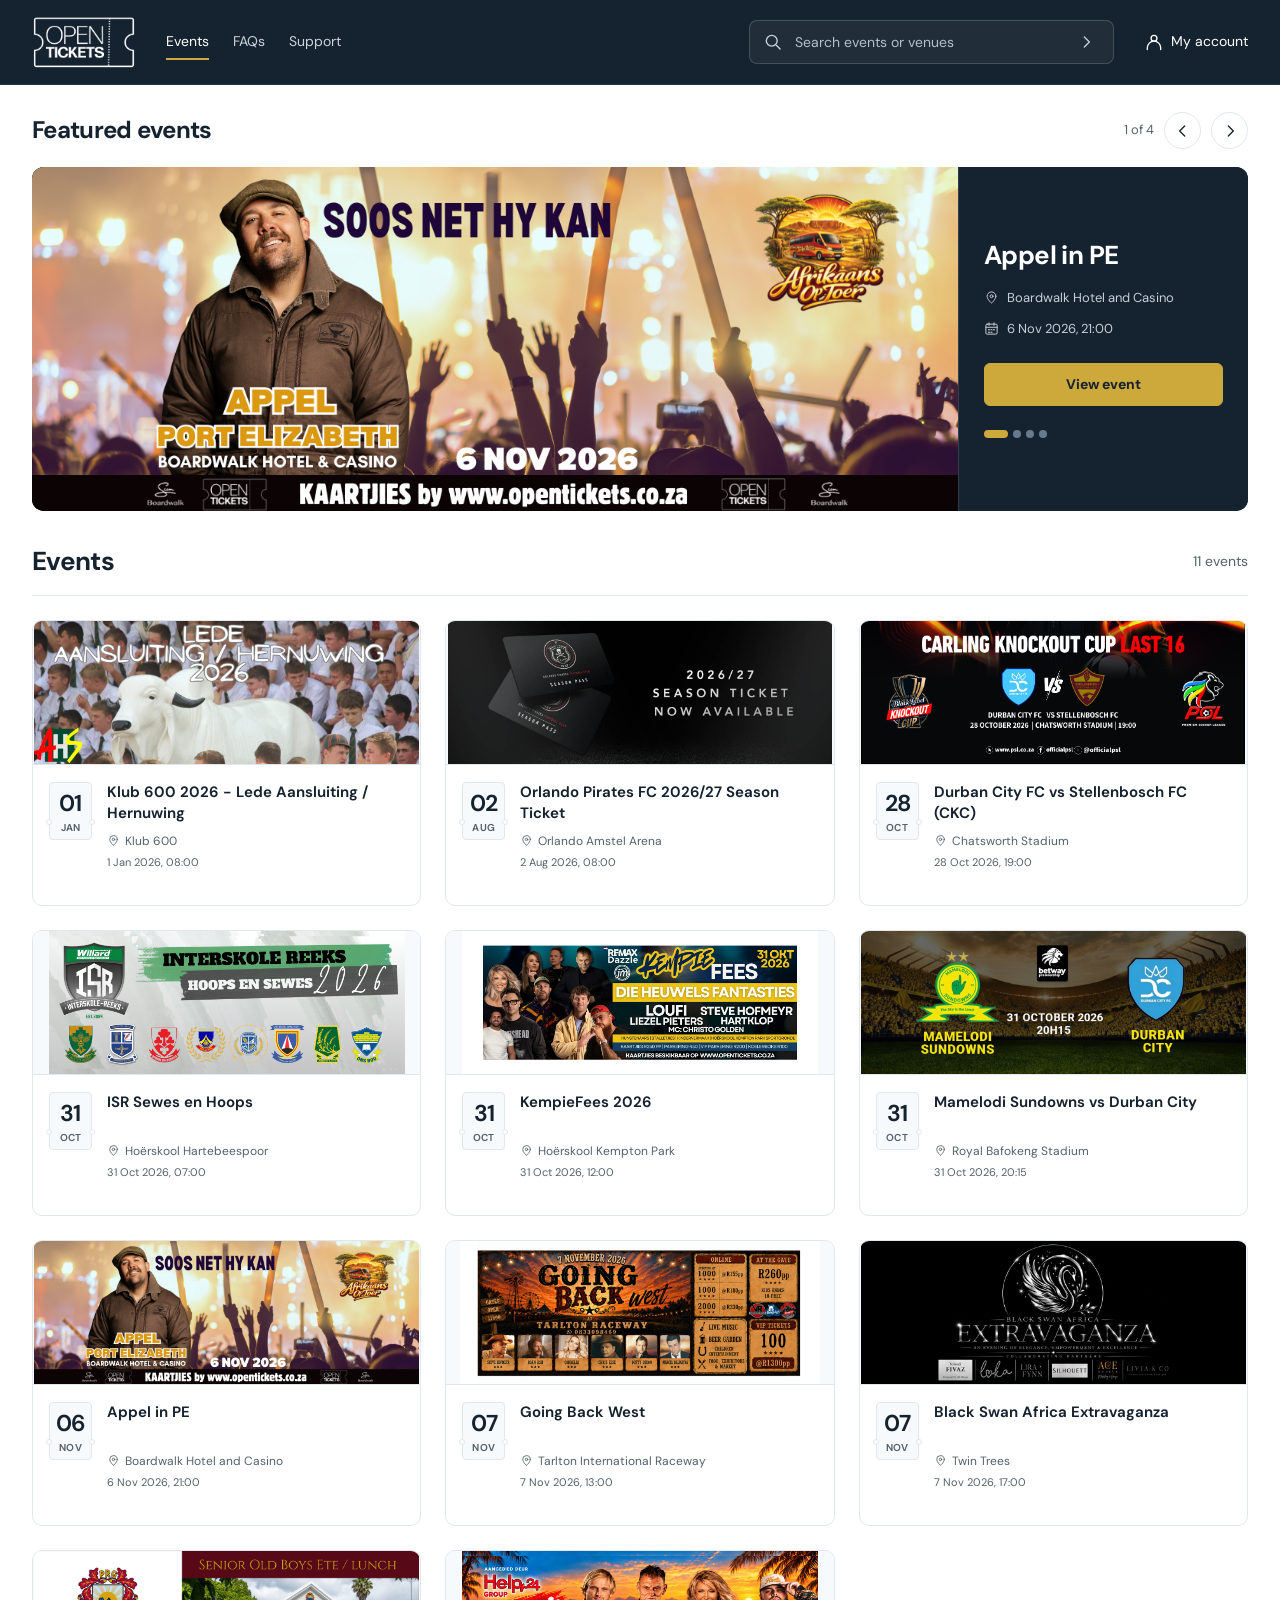
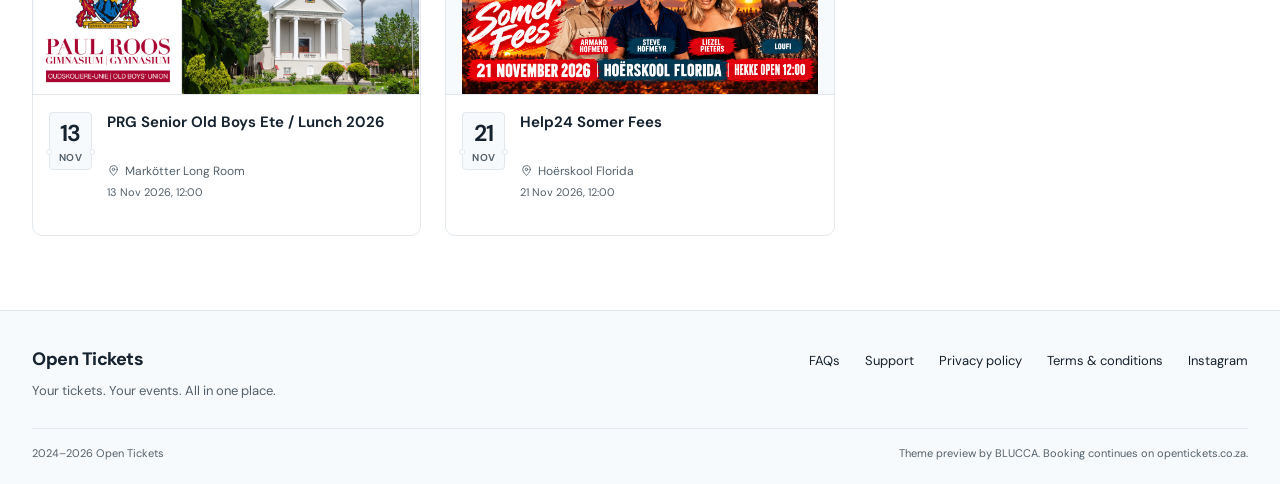
<file: index.html>
<!doctype html>
<html lang="en"><head><meta charset="utf-8"><meta name="viewport" content="width=device-width, initial-scale=1"><meta name="description" content="Events. Open Tickets theme preview with original event artwork."><title>Events | Open Tickets</title><link rel="stylesheet" href="assets/vendor/bootstrap.min.css"><link rel="stylesheet" href="assets/css/theme.css"><script src="assets/vendor/bootstrap.bundle.min.js" defer></script><script src="assets/vendor/isotope.pkgd.min.js" defer></script><script src="assets/js/theme.js" defer></script></head><body data-page="home"><a class="skip-link" href="#main">Skip to content</a>
<header class="site-header"><div class="container header-inner">
<a class="brand" href="index.html" aria-label="Open Tickets home"><img src="assets/images/opentickets-logo.png" alt="Open Tickets" width="286" height="150"></a>
<nav class="main-nav" id="main-navigation" aria-label="Main navigation"><a href="index.html" aria-current="page">Events</a><a href="faqs.html">FAQs</a><a href="https://opentickets.co.za/support">Support</a></nav>
<form class="nav-search" action="search.html" method="get" role="search"><label class="visually-hidden" for="nav-search-input">Search events and venues</label><svg class="icon" aria-hidden="true"><use href="assets/icons/icons.svg#search"></use></svg><input type="search" name="q" id="nav-search-input" placeholder="Search events or venues" autocomplete="off"><button type="submit" aria-label="Open search results"><svg class="icon" aria-hidden="true"><use href="assets/icons/icons.svg#right"></use></svg></button></form>
<a class="account-link" href="https://opentickets.co.za/bookings"><svg class="icon" aria-hidden="true"><use href="assets/icons/icons.svg#person"></use></svg><span>My account</span></a>
<button class="menu-toggle" type="button" aria-controls="main-navigation" aria-expanded="false" aria-label="Toggle navigation"><svg class="icon" aria-hidden="true"><use href="assets/icons/icons.svg#menu"></use></svg></button>
</div></header><main id="main" class="container home-main"><section class="featured" aria-label="Featured events"><div class="section-heading"><h1>Featured events</h1><div class="hero-pagination"><span class="heading-note" data-slide-count>1 of 4</span><button class="round-button" type="button" data-hero-prev aria-label="Previous featured event"><svg class="icon" aria-hidden="true"><use href="assets/icons/icons.svg#left"></use></svg></button><button class="round-button" type="button" data-hero-next aria-label="Next featured event"><svg class="icon" aria-hidden="true"><use href="assets/icons/icons.svg#right"></use></svg></button></div></div><div class="hero-frame"><div class="hero-window"><a class="hero-slide" href="event.html" data-name="Appel in PE" data-venue="Boardwalk Hotel and Casino" data-date="6 Nov 2026, 21:00" data-link="event.html"><img src="assets/images/appel-in-pe.png" alt="Appel in PE" width="1210" height="450" fetchpriority="high"></a><a class="hero-slide" href="https://opentickets.co.za/event/01kva9y2phdzcq6p7p12s0r5vy" data-name="Going Back West" data-venue="Tarlton International Raceway" data-date="7 Nov 2026, 13:00" data-link="https://opentickets.co.za/event/01kva9y2phdzcq6p7p12s0r5vy" hidden><img src="assets/images/going-back-west.png" alt="Going Back West" width="1210" height="450" loading="lazy"></a><a class="hero-slide" href="https://opentickets.co.za/event/01m59t7hbq4v6rsera8x5zzpaz" data-name="Durban City FC vs Stellenbosch FC (CKC)" data-venue="Chatsworth Stadium" data-date="28 Oct 2026, 19:00" data-link="https://opentickets.co.za/event/01m59t7hbq4v6rsera8x5zzpaz" hidden><img src="assets/images/durban-city-fc-vs-stellenbosch-fc-ckc.jpg" alt="Durban City FC vs Stellenbosch FC (CKC)" width="1210" height="450" loading="lazy"></a><a class="hero-slide" href="https://opentickets.co.za/event/01m5ena2smd0hden3vqrxdks07" data-name="Mamelodi Sundowns vs Durban City" data-venue="Royal Bafokeng Stadium" data-date="31 Oct 2026, 20:15" data-link="https://opentickets.co.za/event/01m5ena2smd0hden3vqrxdks07" hidden><img src="assets/images/mamelodi-sundowns-vs-durban-city.jpg" alt="Mamelodi Sundowns vs Durban City" width="1210" height="450" loading="lazy"></a></div><div class="hero-caption"><div class="hero-caption-text" aria-live="polite"><p class="hero-caption-name" data-featured-name>Appel in PE</p><p class="hero-caption-meta"><span><svg class="icon" aria-hidden="true"><use href="assets/icons/icons.svg#location"></use></svg><span data-featured-venue>Boardwalk Hotel and Casino</span></span><span><svg class="icon" aria-hidden="true"><use href="assets/icons/icons.svg#calendar"></use></svg><span data-featured-date>6 Nov 2026, 21:00</span></span></p></div><div class="hero-dots"><button type="button" class="hero-dot" aria-label="Show Appel in PE" aria-pressed="true"></button><button type="button" class="hero-dot" aria-label="Show Going Back West" aria-pressed="false"></button><button type="button" class="hero-dot" aria-label="Show Durban City FC vs Stellenbosch FC (CKC)" aria-pressed="false"></button><button type="button" class="hero-dot" aria-label="Show Mamelodi Sundowns vs Durban City" aria-pressed="false"></button></div><a class="button" data-featured-link href="event.html">View event</a></div></div></section><section class="events-section" aria-labelledby="events-heading"><div class="section-heading events-heading"><h2 id="events-heading">Events</h2><div class="result-info"><span><span data-result-count>11</span> events</span><button type="button" class="text-button" data-reset-search hidden>Clear search</button></div></div><div class="row events-grid" id="events-grid"><div class="col-md-4 grid-item" data-name="klub 600 2026 - lede aansluiting / hernuwing" data-venue="klub 600"><a class="event-card" href="https://opentickets.co.za/event/01kvda8devwky6hkh6qbhpbh8p"><div class="event-art"><img src="assets/images/klub-600-2026-lede-aansluiting-hernuwing.jpg" alt="Klub 600 2026 - Lede Aansluiting / Hernuwing" loading="lazy" width="1210" height="450"></div><div class="event-info"><div class="event-date"><strong>01</strong><span>JAN</span></div><div class="event-copy"><h3 class="event-title">Klub 600 2026 - Lede Aansluiting / Hernuwing</h3><p class="event-venue"><svg class="icon" aria-hidden="true"><use href="assets/icons/icons.svg#location"></use></svg>Klub 600</p><p class="event-time">1 Jan 2026, 08:00</p></div></div></a></div><div class="col-md-4 grid-item" data-name="orlando pirates fc 2026/27 season ticket" data-venue="orlando amstel arena"><a class="event-card" href="https://opentickets.co.za/event/01kyhhbd2pg75gq5jc4xxmwef1"><div class="event-art"><img src="assets/images/orlando-pirates-fc-2026-27-season-ticket.jpg" alt="Orlando Pirates FC 2026/27 Season Ticket" loading="lazy" width="1210" height="450"></div><div class="event-info"><div class="event-date"><strong>02</strong><span>AUG</span></div><div class="event-copy"><h3 class="event-title">Orlando Pirates FC 2026/27 Season Ticket</h3><p class="event-venue"><svg class="icon" aria-hidden="true"><use href="assets/icons/icons.svg#location"></use></svg>Orlando Amstel Arena</p><p class="event-time">2 Aug 2026, 08:00</p></div></div></a></div><div class="col-md-4 grid-item" data-name="durban city fc vs stellenbosch fc (ckc)" data-venue="chatsworth stadium"><a class="event-card" href="https://opentickets.co.za/event/01m59t7hbq4v6rsera8x5zzpaz"><div class="event-art"><img src="assets/images/durban-city-fc-vs-stellenbosch-fc-ckc.jpg" alt="Durban City FC vs Stellenbosch FC (CKC)" loading="lazy" width="1210" height="450"></div><div class="event-info"><div class="event-date"><strong>28</strong><span>OCT</span></div><div class="event-copy"><h3 class="event-title">Durban City FC vs Stellenbosch FC (CKC)</h3><p class="event-venue"><svg class="icon" aria-hidden="true"><use href="assets/icons/icons.svg#location"></use></svg>Chatsworth Stadium</p><p class="event-time">28 Oct 2026, 19:00</p></div></div></a></div><div class="col-md-4 grid-item" data-name="isr sewes en hoops" data-venue="hoërskool hartebeespoor"><a class="event-card" href="https://opentickets.co.za/event/01m5h7c18yer4wrqhjsyxrneeg"><div class="event-art"><img src="assets/images/isr-sewes-en-hoops.png" alt="ISR Sewes en Hoops" loading="lazy" width="1210" height="450"></div><div class="event-info"><div class="event-date"><strong>31</strong><span>OCT</span></div><div class="event-copy"><h3 class="event-title">ISR Sewes en Hoops</h3><p class="event-venue"><svg class="icon" aria-hidden="true"><use href="assets/icons/icons.svg#location"></use></svg>Hoërskool Hartebeespoor</p><p class="event-time">31 Oct 2026, 07:00</p></div></div></a></div><div class="col-md-4 grid-item" data-name="kempiefees 2026" data-venue="hoërskool kempton park"><a class="event-card" href="https://opentickets.co.za/event/01kn3tnh35b7mnm7zgfxs5tnkt"><div class="event-art"><img src="assets/images/kempiefees-2026.jpg" alt="KempieFees 2026" loading="lazy" width="1210" height="450"></div><div class="event-info"><div class="event-date"><strong>31</strong><span>OCT</span></div><div class="event-copy"><h3 class="event-title">KempieFees 2026</h3><p class="event-venue"><svg class="icon" aria-hidden="true"><use href="assets/icons/icons.svg#location"></use></svg>Hoërskool Kempton Park</p><p class="event-time">31 Oct 2026, 12:00</p></div></div></a></div><div class="col-md-4 grid-item" data-name="mamelodi sundowns vs durban city" data-venue="royal bafokeng stadium"><a class="event-card" href="https://opentickets.co.za/event/01m5ena2smd0hden3vqrxdks07"><div class="event-art"><img src="assets/images/mamelodi-sundowns-vs-durban-city.jpg" alt="Mamelodi Sundowns vs Durban City" loading="lazy" width="1210" height="450"></div><div class="event-info"><div class="event-date"><strong>31</strong><span>OCT</span></div><div class="event-copy"><h3 class="event-title">Mamelodi Sundowns vs Durban City</h3><p class="event-venue"><svg class="icon" aria-hidden="true"><use href="assets/icons/icons.svg#location"></use></svg>Royal Bafokeng Stadium</p><p class="event-time">31 Oct 2026, 20:15</p></div></div></a></div><div class="col-md-4 grid-item" data-name="appel in pe" data-venue="boardwalk hotel and casino"><a class="event-card" href="event.html"><div class="event-art"><img src="assets/images/appel-in-pe.png" alt="Appel in PE" loading="lazy" width="1210" height="450"></div><div class="event-info"><div class="event-date"><strong>06</strong><span>NOV</span></div><div class="event-copy"><h3 class="event-title">Appel in PE</h3><p class="event-venue"><svg class="icon" aria-hidden="true"><use href="assets/icons/icons.svg#location"></use></svg>Boardwalk Hotel and Casino</p><p class="event-time">6 Nov 2026, 21:00</p></div></div></a></div><div class="col-md-4 grid-item" data-name="going back west" data-venue="tarlton international raceway"><a class="event-card" href="https://opentickets.co.za/event/01kva9y2phdzcq6p7p12s0r5vy"><div class="event-art"><img src="assets/images/going-back-west.png" alt="Going Back West" loading="lazy" width="1210" height="450"></div><div class="event-info"><div class="event-date"><strong>07</strong><span>NOV</span></div><div class="event-copy"><h3 class="event-title">Going Back West</h3><p class="event-venue"><svg class="icon" aria-hidden="true"><use href="assets/icons/icons.svg#location"></use></svg>Tarlton International Raceway</p><p class="event-time">7 Nov 2026, 13:00</p></div></div></a></div><div class="col-md-4 grid-item" data-name="black swan africa extravaganza" data-venue="twin trees"><a class="event-card" href="https://opentickets.co.za/event/01m0g6gb95z51sc7m9hbtjkqxj"><div class="event-art"><img src="assets/images/black-swan-africa-extravaganza.png" alt="Black Swan Africa Extravaganza" loading="lazy" width="1210" height="450"></div><div class="event-info"><div class="event-date"><strong>07</strong><span>NOV</span></div><div class="event-copy"><h3 class="event-title">Black Swan Africa Extravaganza</h3><p class="event-venue"><svg class="icon" aria-hidden="true"><use href="assets/icons/icons.svg#location"></use></svg>Twin Trees</p><p class="event-time">7 Nov 2026, 17:00</p></div></div></a></div><div class="col-md-4 grid-item" data-name="prg senior old boys ete / lunch 2026" data-venue="markötter long room"><a class="event-card" href="https://opentickets.co.za/event/01m5h6y8j0qjmrxd26sytm2jvp"><div class="event-art"><img src="assets/images/prg-senior-old-boys-ete-lunch-2026.png" alt="PRG Senior Old Boys Ete / Lunch 2026" loading="lazy" width="1210" height="450"></div><div class="event-info"><div class="event-date"><strong>13</strong><span>NOV</span></div><div class="event-copy"><h3 class="event-title">PRG Senior Old Boys Ete / Lunch 2026</h3><p class="event-venue"><svg class="icon" aria-hidden="true"><use href="assets/icons/icons.svg#location"></use></svg>Markötter Long Room</p><p class="event-time">13 Nov 2026, 12:00</p></div></div></a></div><div class="col-md-4 grid-item" data-name="help24 somer fees" data-venue="hoërskool florida"><a class="event-card" href="https://opentickets.co.za/event/01m3vvwks8fnsc3f7qv9fbxpxk"><div class="event-art"><img src="assets/images/help24-somer-fees.png" alt="Help24 Somer Fees" loading="lazy" width="1210" height="450"></div><div class="event-info"><div class="event-date"><strong>21</strong><span>NOV</span></div><div class="event-copy"><h3 class="event-title">Help24 Somer Fees</h3><p class="event-venue"><svg class="icon" aria-hidden="true"><use href="assets/icons/icons.svg#location"></use></svg>Hoërskool Florida</p><p class="event-time">21 Nov 2026, 12:00</p></div></div></a></div></div><div class="no-results" hidden><h3>No events match your search</h3><p>Try an event name or venue, or clear the search to see all events.</p></div></section></main><footer class="site-footer"><div class="container"><div class="footer-main"><div><p class="footer-name">Open Tickets</p><p class="footer-intro">Your tickets. Your events. All in one place.</p></div><nav class="footer-links" aria-label="Footer navigation"><a href="faqs.html">FAQs</a><a href="https://opentickets.co.za/support">Support</a><a href="https://opentickets.co.za/page/privacy-policy">Privacy policy</a><a href="https://opentickets.co.za/page/terms-and-conditions">Terms &amp; conditions</a><a href="https://www.instagram.com/opentickets.za/">Instagram</a></nav></div><div class="footer-bottom"><span>2024–2026 Open Tickets</span><span>Theme preview by BLUCCA. Booking continues on opentickets.co.za.</span></div></div></footer></body></html>
</file>
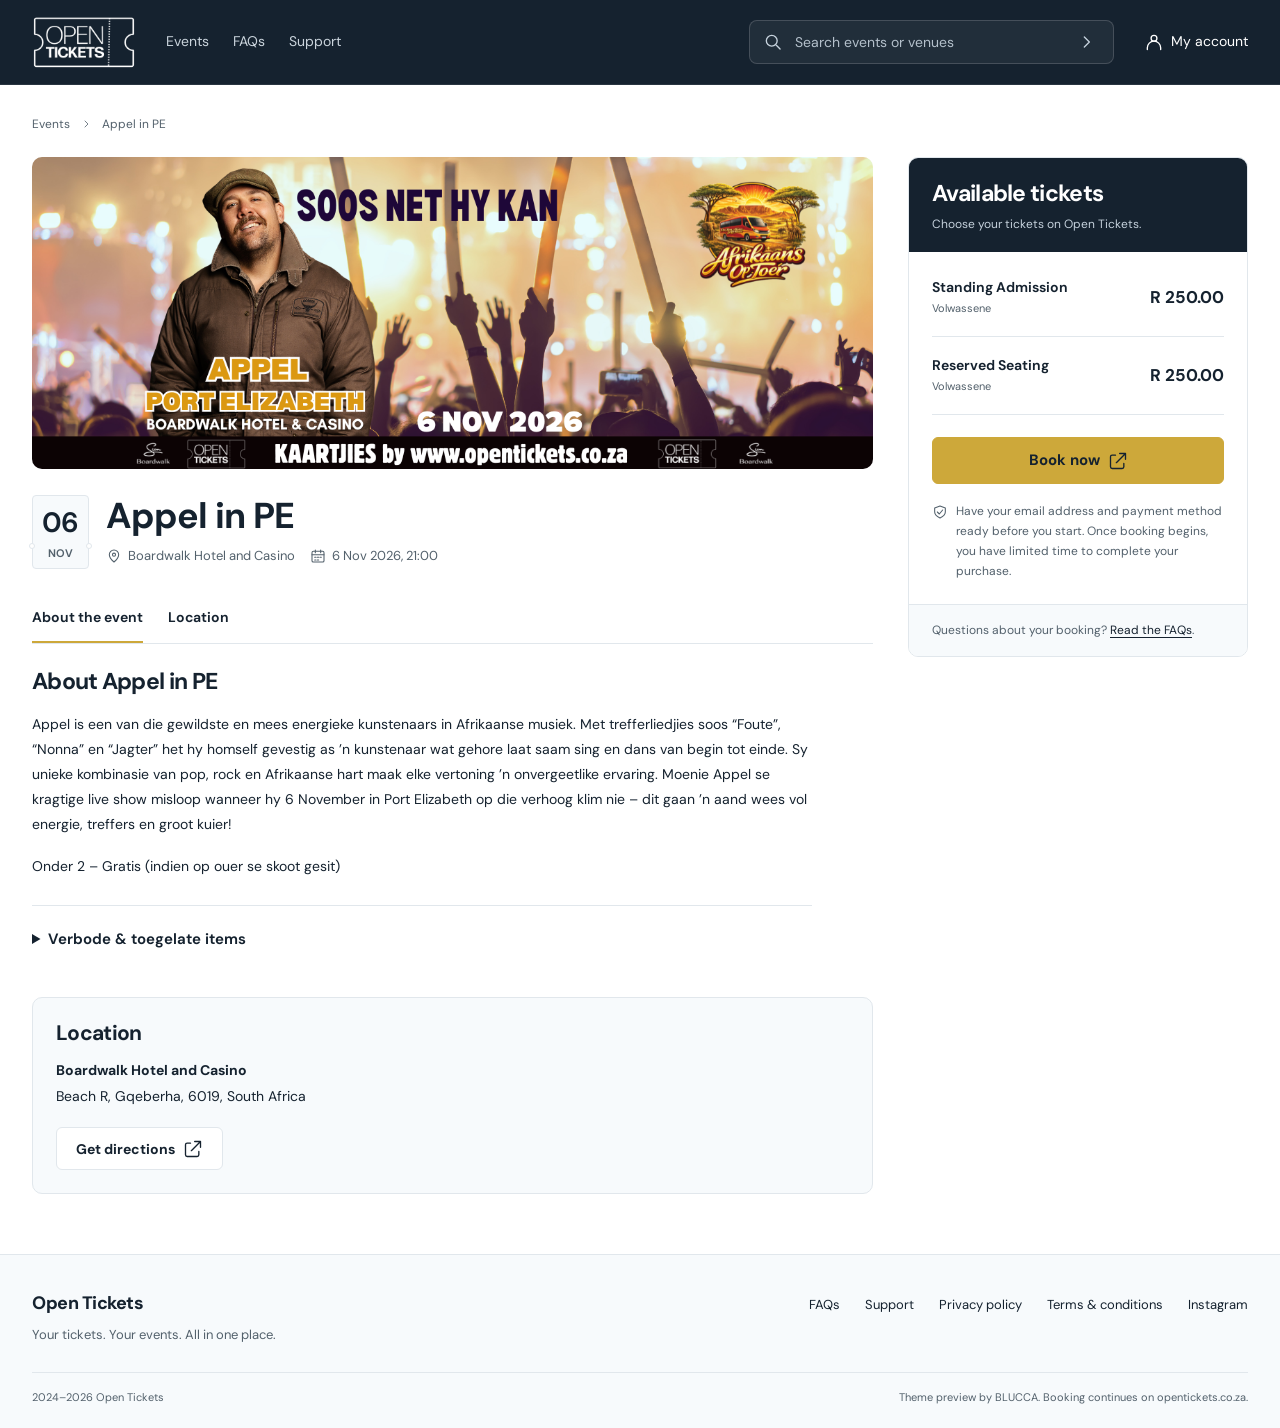
<file: event.html>
<!doctype html>
<html lang="en"><head><meta charset="utf-8"><meta name="viewport" content="width=device-width, initial-scale=1"><meta name="description" content="Appel in PE. Open Tickets theme preview with original event artwork."><title>Appel in PE | Open Tickets</title><link rel="stylesheet" href="assets/vendor/bootstrap.min.css"><link rel="stylesheet" href="assets/css/theme.css"><script src="assets/vendor/bootstrap.bundle.min.js" defer></script><script src="assets/vendor/isotope.pkgd.min.js" defer></script><script src="assets/js/theme.js" defer></script></head><body data-page="event"><a class="skip-link" href="#main">Skip to content</a>
<header class="site-header"><div class="container header-inner">
<a class="brand" href="index.html" aria-label="Open Tickets home"><img src="assets/images/opentickets-logo.png" alt="Open Tickets" width="286" height="150"></a>
<nav class="main-nav" id="main-navigation" aria-label="Main navigation"><a href="index.html">Events</a><a href="faqs.html">FAQs</a><a href="https://opentickets.co.za/support">Support</a></nav>
<form class="nav-search" action="search.html" method="get" role="search"><label class="visually-hidden" for="nav-search-input">Search events and venues</label><svg class="icon" aria-hidden="true"><use href="assets/icons/icons.svg#search"></use></svg><input type="search" name="q" id="nav-search-input" placeholder="Search events or venues" autocomplete="off"><button type="submit" aria-label="Open search results"><svg class="icon" aria-hidden="true"><use href="assets/icons/icons.svg#right"></use></svg></button></form>
<a class="account-link" href="https://opentickets.co.za/bookings"><svg class="icon" aria-hidden="true"><use href="assets/icons/icons.svg#person"></use></svg><span>My account</span></a>
<button class="menu-toggle" type="button" aria-controls="main-navigation" aria-expanded="false" aria-label="Toggle navigation"><svg class="icon" aria-hidden="true"><use href="assets/icons/icons.svg#menu"></use></svg></button>
</div></header><main id="main" class="container page-main"><nav class="breadcrumbs" aria-label="Breadcrumb"><a href="index.html">Events</a><svg class="icon" aria-hidden="true"><use href="assets/icons/icons.svg#right"></use></svg><span aria-current="page">Appel in PE</span></nav><div class="event-page-layout"><article><img class="detail-banner" src="assets/images/appel-in-pe.png" alt="Appel in PE" width="1210" height="450" fetchpriority="high"><div class="detail-title"><div class="event-date"><strong>06</strong><span>NOV</span></div><div><h1>Appel in PE</h1><div class="detail-meta"><span><svg class="icon" aria-hidden="true"><use href="assets/icons/icons.svg#location"></use></svg>Boardwalk Hotel and Casino</span><span><svg class="icon" aria-hidden="true"><use href="assets/icons/icons.svg#calendar"></use></svg>6 Nov 2026, 21:00</span></div></div></div><div class="detail-body"><nav class="detail-tabs" aria-label="Event details"><a href="#about">About the event</a><a href="#location">Location</a></nav><section class="detail-content" id="about" aria-labelledby="about-heading"><h2 id="about-heading">About Appel in PE</h2><div lang="af"><p>Appel is een van die gewildste en mees energieke kunstenaars in Afrikaanse musiek. Met trefferliedjies soos “Foute”, “Nonna” en “Jagter” het hy homself gevestig as ’n kunstenaar wat gehore laat saam sing en dans van begin tot einde. Sy unieke kombinasie van pop, rock en Afrikaanse hart maak elke vertoning ’n onvergeetlike ervaring. Moenie Appel se kragtige live show misloop wanneer hy 6 November in Port Elizabeth op die verhoog klim nie – dit gaan ’n aand wees vol energie, treffers en groot kuier!</p>
<p>Onder 2 – Gratis (indien op ouer se skoot gesit)</p>
<details class="entry-rules"><summary>Verbode &amp; toegelate items</summary><h3>Verbode Items</h3>
<ul>
<li>Wapens van enige aard</li>
<li>Onwettige dwelms of narkotiese middels</li>
<li>Glasitems</li>
<li>Eie kos en drinkgoed</li>
<li>Koelbokse</li>
<li>Alkohol wat nie op die perseel aangekoop is nie</li>
<li>Verwyderde of beskadigde polsbandjies</li>
<li>Oordraagbare polsbandjies</li>
<li>Pogings om areas te betree sonder die toepaslike polsbandjie</li>
<li>Wanordelike, onrespekvolle of ontwrigtende gedrag</li>
</ul>
<h3>Toegelate Items</h3>
<ul>
<li>Kos en drinkgoed wat by gemagtigde kosstalletjies aangekoop is</li>
<li>Alkohol wat by die venue aangekoop is (streng 18 jaar en ouer, bewys van ouderdom vereis)</li>
<li>Geldige polsbandjie wat te alle tye gedra moet word</li>
<li>Persoonlike besittings op eie risiko</li>
<li>Kinders, mits onder toesig van ’n verantwoordelike volwassene te alle tye</li>
</ul></details></div></section><section class="location-panel" id="location" aria-labelledby="location-heading"><h2 id="location-heading">Location</h2><p><strong>Boardwalk Hotel and Casino</strong></p><p>Beach R, Gqeberha, 6019, South Africa</p><a class="button button-secondary" href="https://www.google.com/maps/search/?api=1&amp;query=Boardwalk%20Hotel%20and%20Casino%20Beach%20R,%20Gqeberha,%206019,%20South%20Africa">Get directions <svg class="icon" aria-hidden="true"><use href="assets/icons/icons.svg#external"></use></svg></a></section></div></article><aside class="booking-panel" aria-labelledby="booking-heading"><div class="booking-head"><h2 id="booking-heading">Available tickets</h2><p>Choose your tickets on Open Tickets.</p></div><div class="booking-body"><div class="ticket-option"><div><h3>Standing Admission</h3><p>Volwassene</p></div><span class="ticket-price">R 250.00</span></div><div class="ticket-option"><div><h3>Reserved Seating</h3><p>Volwassene</p></div><span class="ticket-price">R 250.00</span></div><a class="button" href="https://opentickets.co.za/event/01ktvcz2dxv10rs7cvq0q9tc0v">Book now <svg class="icon" aria-hidden="true"><use href="assets/icons/icons.svg#external"></use></svg></a><p class="booking-note"><svg class="icon" aria-hidden="true"><use href="assets/icons/icons.svg#shield"></use></svg><span>Have your email address and payment method ready before you start. Once booking begins, you have limited time to complete your purchase.</span></p></div><div class="booking-help">Questions about your booking? <a href="faqs.html">Read the FAQs</a>.</div></aside></div></main><footer class="site-footer"><div class="container"><div class="footer-main"><div><p class="footer-name">Open Tickets</p><p class="footer-intro">Your tickets. Your events. All in one place.</p></div><nav class="footer-links" aria-label="Footer navigation"><a href="faqs.html">FAQs</a><a href="https://opentickets.co.za/support">Support</a><a href="https://opentickets.co.za/page/privacy-policy">Privacy policy</a><a href="https://opentickets.co.za/page/terms-and-conditions">Terms &amp; conditions</a><a href="https://www.instagram.com/opentickets.za/">Instagram</a></nav></div><div class="footer-bottom"><span>2024–2026 Open Tickets</span><span>Theme preview by BLUCCA. Booking continues on opentickets.co.za.</span></div></div></footer></body></html>
</file>
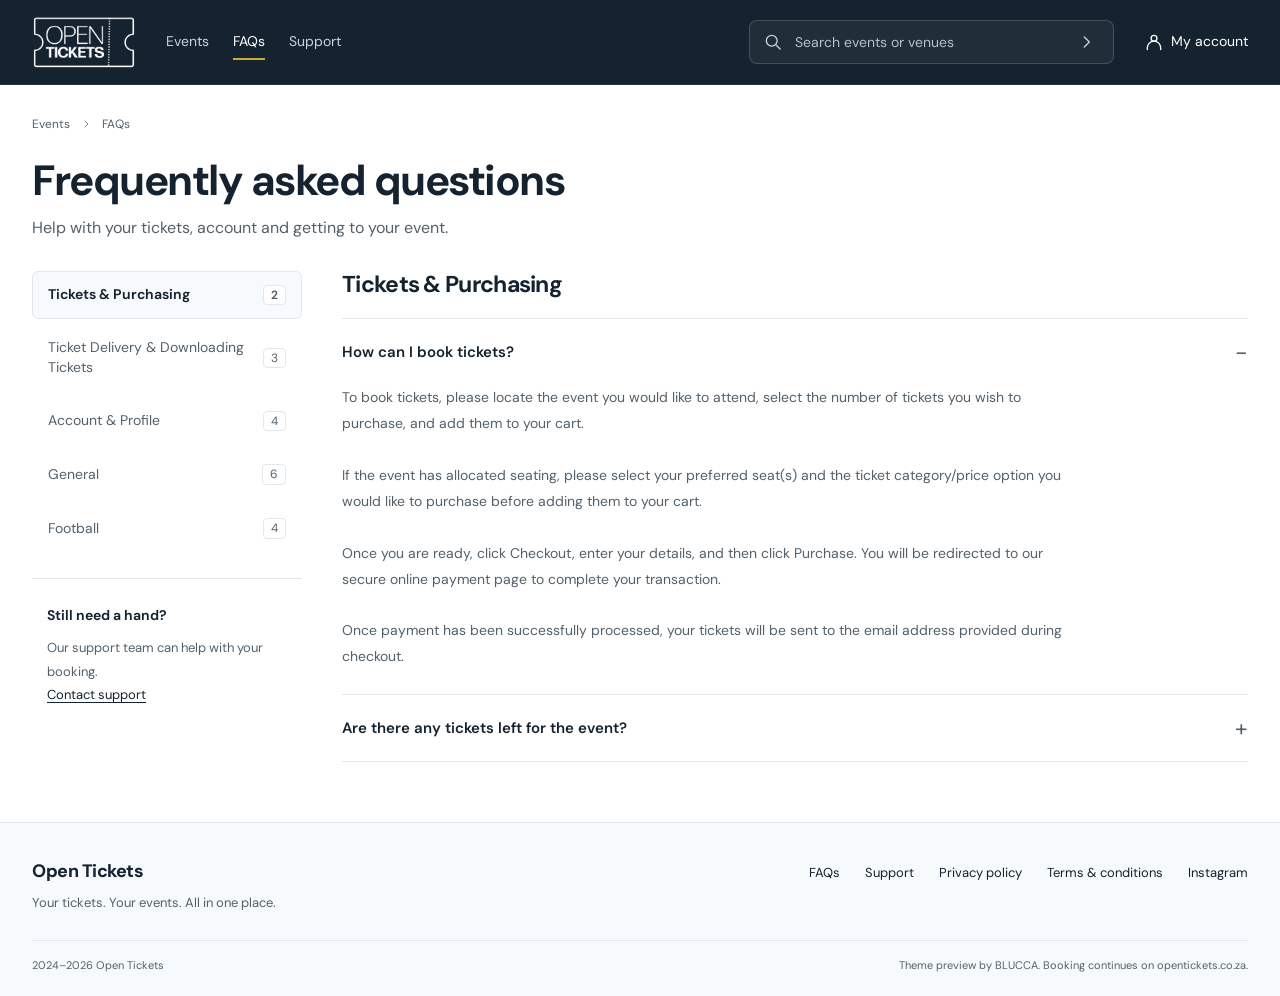
<file: faqs.html>
<!doctype html>
<html lang="en"><head><meta charset="utf-8"><meta name="viewport" content="width=device-width, initial-scale=1"><meta name="description" content="Frequently asked questions. Open Tickets theme preview with original event artwork."><title>Frequently asked questions | Open Tickets</title><link rel="stylesheet" href="assets/vendor/bootstrap.min.css"><link rel="stylesheet" href="assets/css/theme.css"><script src="assets/vendor/bootstrap.bundle.min.js" defer></script><script src="assets/vendor/isotope.pkgd.min.js" defer></script><script src="assets/js/theme.js" defer></script></head><body data-page="faq"><a class="skip-link" href="#main">Skip to content</a>
<header class="site-header"><div class="container header-inner">
<a class="brand" href="index.html" aria-label="Open Tickets home"><img src="assets/images/opentickets-logo.png" alt="Open Tickets" width="286" height="150"></a>
<nav class="main-nav" id="main-navigation" aria-label="Main navigation"><a href="index.html">Events</a><a href="faqs.html" aria-current="page">FAQs</a><a href="https://opentickets.co.za/support">Support</a></nav>
<form class="nav-search" action="search.html" method="get" role="search"><label class="visually-hidden" for="nav-search-input">Search events and venues</label><svg class="icon" aria-hidden="true"><use href="assets/icons/icons.svg#search"></use></svg><input type="search" name="q" id="nav-search-input" placeholder="Search events or venues" autocomplete="off"><button type="submit" aria-label="Open search results"><svg class="icon" aria-hidden="true"><use href="assets/icons/icons.svg#right"></use></svg></button></form>
<a class="account-link" href="https://opentickets.co.za/bookings"><svg class="icon" aria-hidden="true"><use href="assets/icons/icons.svg#person"></use></svg><span>My account</span></a>
<button class="menu-toggle" type="button" aria-controls="main-navigation" aria-expanded="false" aria-label="Toggle navigation"><svg class="icon" aria-hidden="true"><use href="assets/icons/icons.svg#menu"></use></svg></button>
</div></header><main id="main" class="container page-main"><nav class="breadcrumbs" aria-label="Breadcrumb"><a href="index.html">Events</a><svg class="icon" aria-hidden="true"><use href="assets/icons/icons.svg#right"></use></svg><span aria-current="page">FAQs</span></nav><div class="page-title"><h1>Frequently asked questions</h1><p>Help with your tickets, account and getting to your event.</p></div><div class="faq-layout"><aside class="faq-sidebar"><nav class="faq-categories" aria-label="FAQ categories"><button type="button" class="faq-category" data-category="tickets-purchasing" aria-pressed="true" aria-controls="faq-tickets-purchasing"><span>Tickets &amp; Purchasing</span><span class="category-count">2</span></button><button type="button" class="faq-category" data-category="ticket-delivery-downloading-tickets" aria-pressed="false" aria-controls="faq-ticket-delivery-downloading-tickets"><span>Ticket Delivery &amp; Downloading Tickets</span><span class="category-count">3</span></button><button type="button" class="faq-category" data-category="account-profile" aria-pressed="false" aria-controls="faq-account-profile"><span>Account &amp; Profile</span><span class="category-count">4</span></button><button type="button" class="faq-category" data-category="general" aria-pressed="false" aria-controls="faq-general"><span>General</span><span class="category-count">6</span></button><button type="button" class="faq-category" data-category="football" aria-pressed="false" aria-controls="faq-football"><span>Football</span><span class="category-count">4</span></button></nav><div class="faq-support"><strong>Still need a hand?</strong>Our support team can help with your booking.<br><a href="https://opentickets.co.za/support">Contact support</a></div></aside><div><section class="faq-group" id="faq-tickets-purchasing" data-category="tickets-purchasing"><h2>Tickets &amp; Purchasing</h2><details class="faq-item" open><summary>How can I book tickets?</summary><div class="faq-answer">To book tickets, please locate the event you would like to attend, select the number of tickets you wish to purchase, and add them to your cart.<br/>
<br/>
If the event has allocated seating, please select your preferred seat(s) and the ticket category/price option you would like to purchase before adding them to your cart.<br/>
<br/>
Once you are ready, click Checkout, enter your details, and then click Purchase. You will be redirected to our secure online payment page to complete your transaction.<br/>
<br/>
Once payment has been successfully processed, your tickets will be sent to the email address provided during checkout.</div></details><details class="faq-item"><summary>Are there any tickets left for the event?</summary><div class="faq-answer">If you are able to select a ticket and add it to your cart, tickets are still available for purchase. Please note that we do not display the number of tickets remaining for an event.</div></details></section><section class="faq-group" id="faq-ticket-delivery-downloading-tickets" data-category="ticket-delivery-downloading-tickets" hidden><h2>Ticket Delivery &amp; Downloading Tickets</h2><details class="faq-item"><summary>How to Transfer Tickets?</summary><div class="faq-answer">To transfer your tickets, please follow these steps:<br/>
<br/>
1. Access your confirmation email containing your tickets.<br/>
2. Click the "Transfer Tickets" button.<br/>
3. Enter the recipient's email address and confirm the transfer.<br/>
4. Select the number of tickets you wish to transfer. <br/>
<br/>
The recipient will receive an email prompting them to complete the transfer. Please note that if they do not complete this process, the link will expire and the tickets will remain in your account.</div></details><details class="faq-item"><summary>How to Transfer Tickets?</summary><div class="faq-answer">To transfer your tickets, please follow these steps:<br/>
<br/>
1. Access your confirmation email containing your tickets.<br/>
2. Click the "Transfer Tickets" button.<br/>
3. Enter the recipient's email address and confirm the transfer.<br/>
4. Select the number of tickets you wish to transfer. <br/>
<br/>
The recipient will receive an email prompting them to complete the transfer. Please note that if they do not complete this process, the link will expire and the tickets will remain in your account.</div></details><details class="faq-item"><summary>I haven&#x27;t recieved my tickets yet</summary><div class="faq-answer">When you purchase tickets, reminder emails will be sent to the email address provided during checkout:<br/>
<br/>
One week before the event<br/>
One day before the event<br/>
On the day of the event<br/>
<br/>
If you have not received your tickets, please check your inbox, spam, and junk folders before contacting us.<br/>
<br/>
If you require assistance with receiving your tickets, please contact our support team and provide the following details:<br/>
<br/>
Transaction number, if available<br/>
Full name of the person who made the purchase<br/>
Email address used during checkout<br/>
Phone number linked to the order<br/>
Name of the event for which the tickets were purchased<br/>
Number of tickets purchased<br/>
Ticket level or category purchased (e.g., Level 1, VIP, General Admission)<br/>
Platform used to purchase (Open Tickets or Computicket)<br/>
<br/>
Providing these details will help us locate your order and assist you as quickly as possible.</div></details></section><section class="faq-group" id="faq-account-profile" data-category="account-profile" hidden><h2>Account &amp; Profile</h2><details class="faq-item"><summary>How do I login to my Account?</summary><div class="faq-answer">Please note that an account is automatically created for you when you purchase tickets. You do not need to create an account manually before making your purchase.<br/>
<br/>
You can simply proceed with your ticket purchase, and your tickets will automatically be linked to the account associated with the email address provided during checkout.<br/>
<br/>
Once you have completed your purchase, you can log in to your account using your email address. A “magic link” will be sent to your email inbox, which you can use to securely access your account.<br/>
<br/>
Once logged in, you will be able to:<br/>
<br/>
View your transactions and ticket purchases<br/>
Download your tickets<br/>
View the status of any approved refunds<br/>
<br/>
Please ensure that you have access to the email address used during your purchase, as this is where your magic link will be sent.</div></details><details class="faq-item"><summary>Why can I not download a PDF my football tickets?</summary><div class="faq-answer">All football tickets sold online by Open Tickets are strictly digital. <br/>
<br/>
Tickets must be presented electronically and can not be printed. They can be displayed on a mobile device, added to Google Wallet or Apple Wallet, or downloaded as an HTML File on your device.<br/>
<br/>
No physical or printed tickets will be accepted at the venue.</div></details><details class="faq-item"><summary>How to create an account</summary><div class="faq-answer">Please note that an account is automatically created for you when you purchase tickets. You do not need to create an account manually before making your purchase.<br/>
<br/>
You can simply proceed with your ticket purchase, and your tickets will automatically be linked to the account associated with the email address provided during checkout.<br/>
<br/>
Once you have completed your purchase, you can log in to your account using your email address. A “magic link” will be sent to your email inbox, which you can use to securely access your account.<br/>
<br/>
Once logged in, you will be able to:<br/>
<br/>
View your transactions and ticket purchases<br/>
Download your tickets<br/>
View the status of any approved refunds<br/>
<br/>
Please ensure that you have access to the email address used during your purchase, as this is where your magic link will be sent.</div></details><details class="faq-item"><summary>The website doesn&#x27;t want to accept my password</summary><div class="faq-answer">Please note that an account is automatically created for you when you purchase tickets. You do not need to create an account manually, and we do not use passwords to log in.<br/>
<br/>
To access your account, simply enter the email address you used when making your purchase. Please ensure that the email address is entered correctly and is spelled exactly as it was when you purchased your tickets.<br/>
<br/>
A “magic link” will then be sent to your email inbox. Click the link to securely access your account.<br/>
<br/>
If you do not receive the magic link, please check your spam or junk folder.<br/>
<br/>
If the email is still not received, it is likely that either:<br/>
<br/>
You are entering a different email address from the one used when making the purchase; or<br/>
The email address was entered incorrectly when the purchase was made.<br/>
<br/>
Once logged in, you will be able to:<br/>
<br/>
View your transactions and ticket purchases<br/>
Download your tickets<br/>
View the status of any approved refunds<br/>
<br/>
Please ensure that you have access to the email address used during your purchase, as this is where your magic link will be sent.</div></details></section><section class="faq-group" id="faq-general" data-category="general" hidden><h2>General</h2><details class="faq-item"><summary>How do i view my ticket</summary><div class="faq-answer">Once your payment has been completed successfully, you will receive one email containing your order confirmation and ticket options.<br/>
<br/>
Scroll down in the email until you see the following buttons:<br/>
Add to Google Wallet<br/>
Add to Apple Wallet<br/>
📱 View Tickets Online<br/>
📄 Download PDF<br/>
🌐 Download HTML<br/>
<br/>
You can use any of these options to access your tickets:<br/>
View Tickets Online – Opens your tickets in your web browser where you can view and scan them.<br/>
Download PDF – Downloads a PDF copy of your tickets to your device.<br/>
Download HTML – Downloads an HTML version of your tickets that can be viewed in your browser.<br/>
Add to Google Wallet or Add to Apple Wallet – Saves your tickets directly to your mobile wallet for easy access on the day of the event.<br/>
<br/>
If you have purchased multiple tickets, all of your tickets will be available through the same email. When viewing your tickets online, you can scroll left or right to view each individual ticket.<br/>
If you are unable to locate your email, please check your Spam, Junk, or Promotions folder.</div></details><details class="faq-item"><summary>Which outlets do you sell at?</summary><div class="faq-answer">Tickets are available for purchase online at opentickets.co.za. <br/>
<br/>
Alternatively, you can purchase tickets for specific events at any Shoprite, Checkers, or Usave outlet.</div></details><details class="faq-item"><summary>Which outlets do you sell at?</summary><div class="faq-answer">Tickets are available for purchase online at opentickets.co.za. <br/>
<br/>
Alternatively, you can purchase tickets for selected events at any Shoprite, Checkers, or Usave outlet.</div></details><details class="faq-item"><summary>Is There an Open Tickets App?</summary><div class="faq-answer">Open Tickets does not currently have an app at this time. Once your purchase has been successfully completed, your ticket will be sent to the email address provided during checkout.<br/>
<br/>
Please check your inbox (and your spam/junk folder) for the ticket email. You can download the ticket from there and present it on the day of the event for scanning.</div></details><details class="faq-item"><summary>Can I get notified when an event goes live?</summary><div class="faq-answer">Open Tickets does not currently have a notification system.<br/>
<br/>
Please keep an eye on our website for updates and information regarding when ticket sales go live.</div></details><details class="faq-item"><summary>What events are o this weekend?</summary><div class="faq-answer">If you would like to view events for this weekend, please check the events tab of the Open Tickets website.</div></details></section><section class="faq-group" id="faq-football" data-category="football" hidden><h2>Football</h2><details class="faq-item"><summary>Does my child under the age of 6 need a ticket?</summary><div class="faq-answer">For all football matches, every attendee is required to have a valid ticket for entry, including children under the age of six.<br/>
<br/>
Please note that ticket requirements may vary depending on the event. We recommend checking the event description or contacting the event organiser if you are unsure.</div></details><details class="faq-item"><summary>Where can I get my season card?</summary><div class="faq-answer">Good day,<br/>
<br/>
Please note that Orlando Pirates FC Season Cards are digital only. No physical card collection is required.<br/>
<br/>
Your season card will be available digitally and can be accessed using the details provided after purchase.<br/>
<br/>
If you experience any issues accessing your digital season card, please contact our support team for assistance.</div></details><details class="faq-item"><summary>I want Soccer Tickets</summary><div class="faq-answer">Open Tickets sells tickets for selected home matches, including matches for Orlando Pirates, Mamelodi Sundowns, Richards Bay FC, as well as selected PSL and CAF matches.<br/>
<br/>
Please check our website for the matches that are currently available for purchase.<br/>
<br/>
If a match is not currently available on our website, we recommend checking the team’s official social media pages for information on when tickets will go on sale.<br/>
<br/>
If tickets for a particular match are not being sold through Open Tickets, please contact the official ticketing provider for that match directly.</div></details><details class="faq-item"><summary>MTN8 Final: Orlando Pirates and Mamelodi Sundowns at Moses Mabhida Stadium</summary><div class="faq-answer">Unfortunately, the MTN8 Final is now sold out, and we are no longer able to issue tickets for the event.<br/>
<br/>
While we understand that this may be disappointing, no additional tickets will be made available for public purchase.<br/>
<br/>
If you do not have a valid ticket, we kindly ask that you do not travel to the stadium, as entry will only be permitted to valid ticket holders, and you will be turned away at the gates.<br/>
<br/>
Thank you for your understanding.</div></details></section></div></div></main><footer class="site-footer"><div class="container"><div class="footer-main"><div><p class="footer-name">Open Tickets</p><p class="footer-intro">Your tickets. Your events. All in one place.</p></div><nav class="footer-links" aria-label="Footer navigation"><a href="faqs.html">FAQs</a><a href="https://opentickets.co.za/support">Support</a><a href="https://opentickets.co.za/page/privacy-policy">Privacy policy</a><a href="https://opentickets.co.za/page/terms-and-conditions">Terms &amp; conditions</a><a href="https://www.instagram.com/opentickets.za/">Instagram</a></nav></div><div class="footer-bottom"><span>2024–2026 Open Tickets</span><span>Theme preview by BLUCCA. Booking continues on opentickets.co.za.</span></div></div></footer></body></html>
</file>
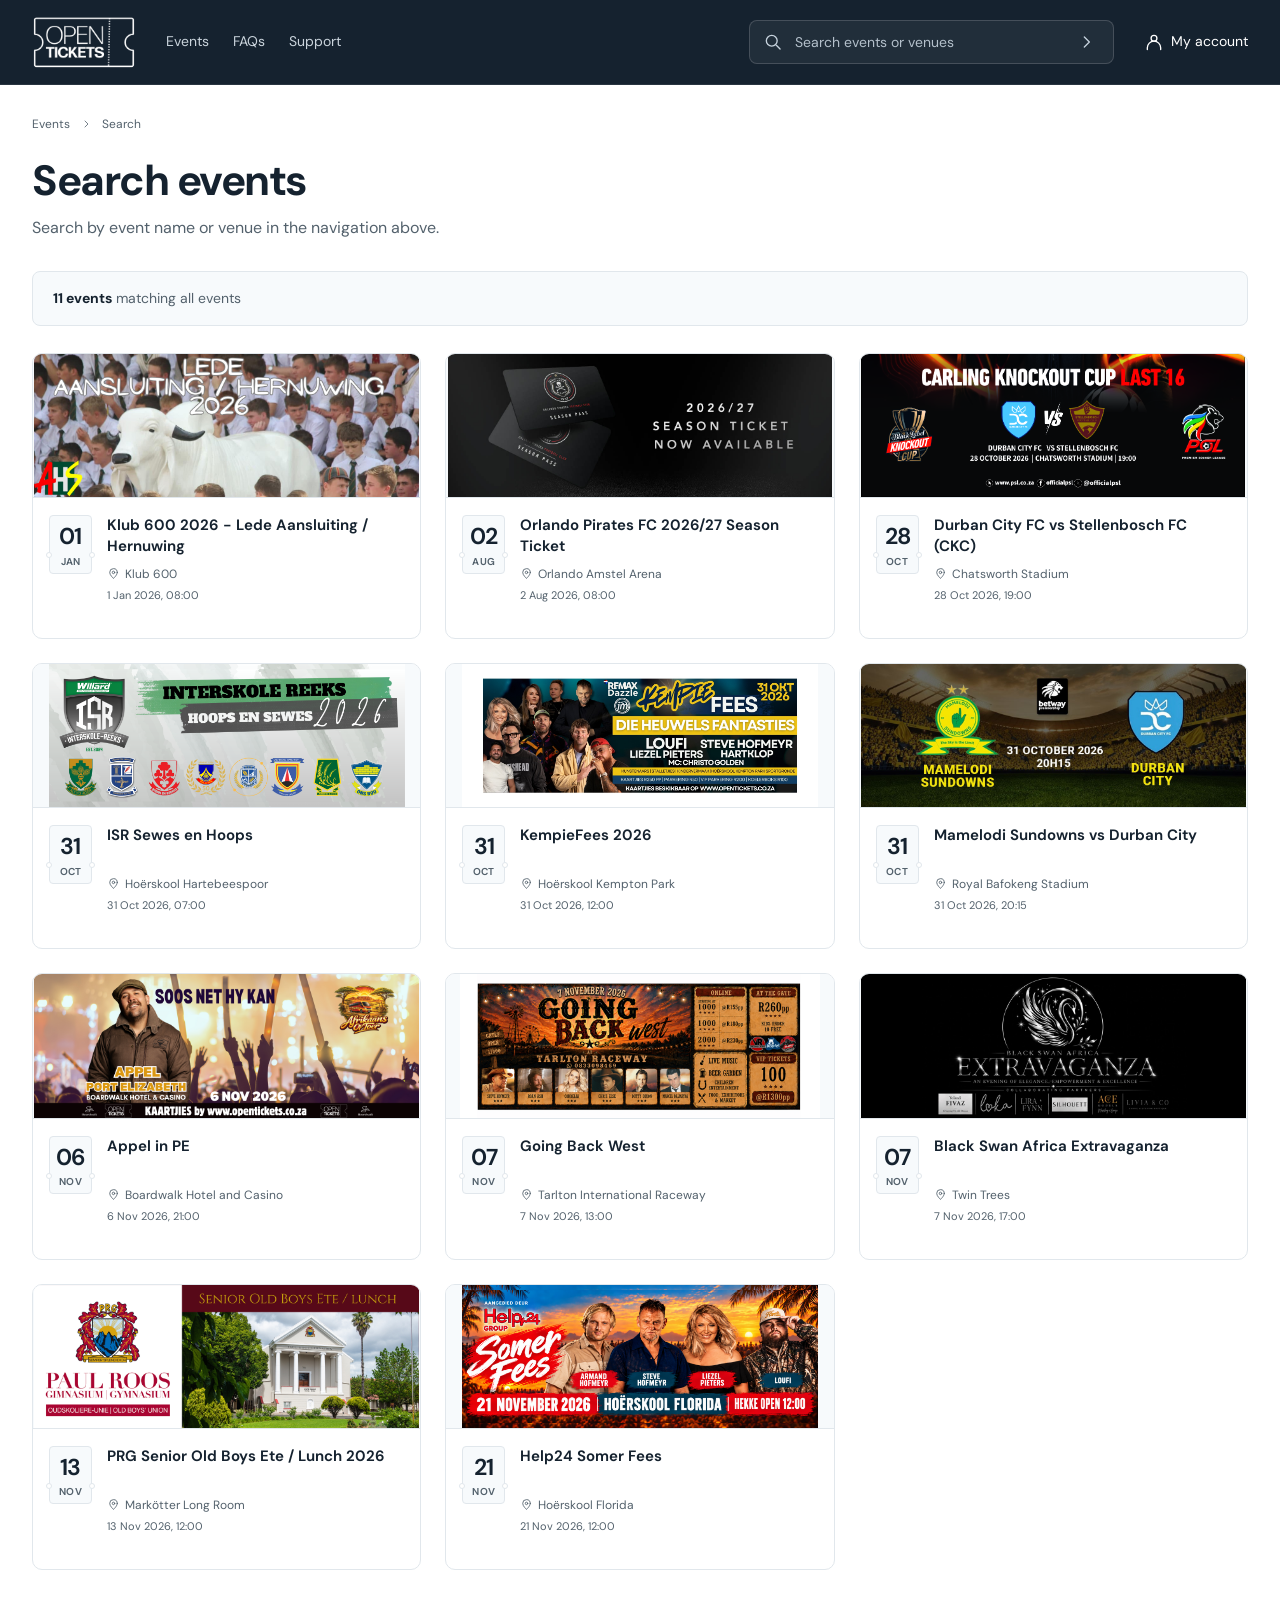
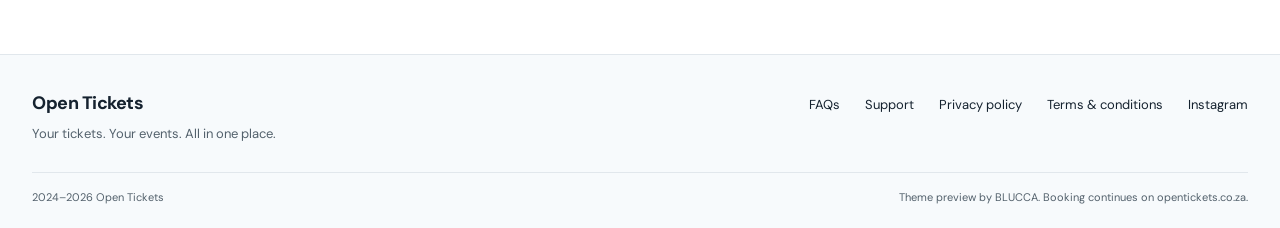
<file: search.html>
<!doctype html>
<html lang="en"><head><meta charset="utf-8"><meta name="viewport" content="width=device-width, initial-scale=1"><meta name="description" content="Search events. Open Tickets theme preview with original event artwork."><title>Search events | Open Tickets</title><link rel="stylesheet" href="assets/vendor/bootstrap.min.css"><link rel="stylesheet" href="assets/css/theme.css"><script src="assets/vendor/bootstrap.bundle.min.js" defer></script><script src="assets/vendor/isotope.pkgd.min.js" defer></script><script src="assets/js/theme.js" defer></script></head><body data-page="search"><a class="skip-link" href="#main">Skip to content</a>
<header class="site-header"><div class="container header-inner">
<a class="brand" href="index.html" aria-label="Open Tickets home"><img src="assets/images/opentickets-logo.png" alt="Open Tickets" width="286" height="150"></a>
<nav class="main-nav" id="main-navigation" aria-label="Main navigation"><a href="index.html">Events</a><a href="faqs.html">FAQs</a><a href="https://opentickets.co.za/support">Support</a></nav>
<form class="nav-search" action="search.html" method="get" role="search"><label class="visually-hidden" for="nav-search-input">Search events and venues</label><svg class="icon" aria-hidden="true"><use href="assets/icons/icons.svg#search"></use></svg><input type="search" name="q" id="nav-search-input" placeholder="Search events or venues" autocomplete="off"><button type="submit" aria-label="Open search results"><svg class="icon" aria-hidden="true"><use href="assets/icons/icons.svg#right"></use></svg></button></form>
<a class="account-link" href="https://opentickets.co.za/bookings"><svg class="icon" aria-hidden="true"><use href="assets/icons/icons.svg#person"></use></svg><span>My account</span></a>
<button class="menu-toggle" type="button" aria-controls="main-navigation" aria-expanded="false" aria-label="Toggle navigation"><svg class="icon" aria-hidden="true"><use href="assets/icons/icons.svg#menu"></use></svg></button>
</div></header><main id="main" class="container page-main"><nav class="breadcrumbs" aria-label="Breadcrumb"><a href="index.html">Events</a><svg class="icon" aria-hidden="true"><use href="assets/icons/icons.svg#right"></use></svg><span aria-current="page">Search</span></nav><div class="page-title"><h1>Search events</h1><p>Search by event name or venue in the navigation above.</p></div><div class="search-summary" role="status"><p><strong><span data-result-count>11</span> events</strong> matching <span data-query-label>all events</span></p><button class="text-button" type="button" data-reset-search hidden>Clear search</button></div><section aria-label="Search results"><div class="row events-grid" id="events-grid"><div class="col-md-4 grid-item" data-name="klub 600 2026 - lede aansluiting / hernuwing" data-venue="klub 600"><a class="event-card" href="https://opentickets.co.za/event/01kvda8devwky6hkh6qbhpbh8p"><div class="event-art"><img src="assets/images/klub-600-2026-lede-aansluiting-hernuwing.jpg" alt="Klub 600 2026 - Lede Aansluiting / Hernuwing" loading="lazy" width="1210" height="450"></div><div class="event-info"><div class="event-date"><strong>01</strong><span>JAN</span></div><div class="event-copy"><h3 class="event-title">Klub 600 2026 - Lede Aansluiting / Hernuwing</h3><p class="event-venue"><svg class="icon" aria-hidden="true"><use href="assets/icons/icons.svg#location"></use></svg>Klub 600</p><p class="event-time">1 Jan 2026, 08:00</p></div></div></a></div><div class="col-md-4 grid-item" data-name="orlando pirates fc 2026/27 season ticket" data-venue="orlando amstel arena"><a class="event-card" href="https://opentickets.co.za/event/01kyhhbd2pg75gq5jc4xxmwef1"><div class="event-art"><img src="assets/images/orlando-pirates-fc-2026-27-season-ticket.jpg" alt="Orlando Pirates FC 2026/27 Season Ticket" loading="lazy" width="1210" height="450"></div><div class="event-info"><div class="event-date"><strong>02</strong><span>AUG</span></div><div class="event-copy"><h3 class="event-title">Orlando Pirates FC 2026/27 Season Ticket</h3><p class="event-venue"><svg class="icon" aria-hidden="true"><use href="assets/icons/icons.svg#location"></use></svg>Orlando Amstel Arena</p><p class="event-time">2 Aug 2026, 08:00</p></div></div></a></div><div class="col-md-4 grid-item" data-name="durban city fc vs stellenbosch fc (ckc)" data-venue="chatsworth stadium"><a class="event-card" href="https://opentickets.co.za/event/01m59t7hbq4v6rsera8x5zzpaz"><div class="event-art"><img src="assets/images/durban-city-fc-vs-stellenbosch-fc-ckc.jpg" alt="Durban City FC vs Stellenbosch FC (CKC)" loading="lazy" width="1210" height="450"></div><div class="event-info"><div class="event-date"><strong>28</strong><span>OCT</span></div><div class="event-copy"><h3 class="event-title">Durban City FC vs Stellenbosch FC (CKC)</h3><p class="event-venue"><svg class="icon" aria-hidden="true"><use href="assets/icons/icons.svg#location"></use></svg>Chatsworth Stadium</p><p class="event-time">28 Oct 2026, 19:00</p></div></div></a></div><div class="col-md-4 grid-item" data-name="isr sewes en hoops" data-venue="hoërskool hartebeespoor"><a class="event-card" href="https://opentickets.co.za/event/01m5h7c18yer4wrqhjsyxrneeg"><div class="event-art"><img src="assets/images/isr-sewes-en-hoops.png" alt="ISR Sewes en Hoops" loading="lazy" width="1210" height="450"></div><div class="event-info"><div class="event-date"><strong>31</strong><span>OCT</span></div><div class="event-copy"><h3 class="event-title">ISR Sewes en Hoops</h3><p class="event-venue"><svg class="icon" aria-hidden="true"><use href="assets/icons/icons.svg#location"></use></svg>Hoërskool Hartebeespoor</p><p class="event-time">31 Oct 2026, 07:00</p></div></div></a></div><div class="col-md-4 grid-item" data-name="kempiefees 2026" data-venue="hoërskool kempton park"><a class="event-card" href="https://opentickets.co.za/event/01kn3tnh35b7mnm7zgfxs5tnkt"><div class="event-art"><img src="assets/images/kempiefees-2026.jpg" alt="KempieFees 2026" loading="lazy" width="1210" height="450"></div><div class="event-info"><div class="event-date"><strong>31</strong><span>OCT</span></div><div class="event-copy"><h3 class="event-title">KempieFees 2026</h3><p class="event-venue"><svg class="icon" aria-hidden="true"><use href="assets/icons/icons.svg#location"></use></svg>Hoërskool Kempton Park</p><p class="event-time">31 Oct 2026, 12:00</p></div></div></a></div><div class="col-md-4 grid-item" data-name="mamelodi sundowns vs durban city" data-venue="royal bafokeng stadium"><a class="event-card" href="https://opentickets.co.za/event/01m5ena2smd0hden3vqrxdks07"><div class="event-art"><img src="assets/images/mamelodi-sundowns-vs-durban-city.jpg" alt="Mamelodi Sundowns vs Durban City" loading="lazy" width="1210" height="450"></div><div class="event-info"><div class="event-date"><strong>31</strong><span>OCT</span></div><div class="event-copy"><h3 class="event-title">Mamelodi Sundowns vs Durban City</h3><p class="event-venue"><svg class="icon" aria-hidden="true"><use href="assets/icons/icons.svg#location"></use></svg>Royal Bafokeng Stadium</p><p class="event-time">31 Oct 2026, 20:15</p></div></div></a></div><div class="col-md-4 grid-item" data-name="appel in pe" data-venue="boardwalk hotel and casino"><a class="event-card" href="event.html"><div class="event-art"><img src="assets/images/appel-in-pe.png" alt="Appel in PE" loading="lazy" width="1210" height="450"></div><div class="event-info"><div class="event-date"><strong>06</strong><span>NOV</span></div><div class="event-copy"><h3 class="event-title">Appel in PE</h3><p class="event-venue"><svg class="icon" aria-hidden="true"><use href="assets/icons/icons.svg#location"></use></svg>Boardwalk Hotel and Casino</p><p class="event-time">6 Nov 2026, 21:00</p></div></div></a></div><div class="col-md-4 grid-item" data-name="going back west" data-venue="tarlton international raceway"><a class="event-card" href="https://opentickets.co.za/event/01kva9y2phdzcq6p7p12s0r5vy"><div class="event-art"><img src="assets/images/going-back-west.png" alt="Going Back West" loading="lazy" width="1210" height="450"></div><div class="event-info"><div class="event-date"><strong>07</strong><span>NOV</span></div><div class="event-copy"><h3 class="event-title">Going Back West</h3><p class="event-venue"><svg class="icon" aria-hidden="true"><use href="assets/icons/icons.svg#location"></use></svg>Tarlton International Raceway</p><p class="event-time">7 Nov 2026, 13:00</p></div></div></a></div><div class="col-md-4 grid-item" data-name="black swan africa extravaganza" data-venue="twin trees"><a class="event-card" href="https://opentickets.co.za/event/01m0g6gb95z51sc7m9hbtjkqxj"><div class="event-art"><img src="assets/images/black-swan-africa-extravaganza.png" alt="Black Swan Africa Extravaganza" loading="lazy" width="1210" height="450"></div><div class="event-info"><div class="event-date"><strong>07</strong><span>NOV</span></div><div class="event-copy"><h3 class="event-title">Black Swan Africa Extravaganza</h3><p class="event-venue"><svg class="icon" aria-hidden="true"><use href="assets/icons/icons.svg#location"></use></svg>Twin Trees</p><p class="event-time">7 Nov 2026, 17:00</p></div></div></a></div><div class="col-md-4 grid-item" data-name="prg senior old boys ete / lunch 2026" data-venue="markötter long room"><a class="event-card" href="https://opentickets.co.za/event/01m5h6y8j0qjmrxd26sytm2jvp"><div class="event-art"><img src="assets/images/prg-senior-old-boys-ete-lunch-2026.png" alt="PRG Senior Old Boys Ete / Lunch 2026" loading="lazy" width="1210" height="450"></div><div class="event-info"><div class="event-date"><strong>13</strong><span>NOV</span></div><div class="event-copy"><h3 class="event-title">PRG Senior Old Boys Ete / Lunch 2026</h3><p class="event-venue"><svg class="icon" aria-hidden="true"><use href="assets/icons/icons.svg#location"></use></svg>Markötter Long Room</p><p class="event-time">13 Nov 2026, 12:00</p></div></div></a></div><div class="col-md-4 grid-item" data-name="help24 somer fees" data-venue="hoërskool florida"><a class="event-card" href="https://opentickets.co.za/event/01m3vvwks8fnsc3f7qv9fbxpxk"><div class="event-art"><img src="assets/images/help24-somer-fees.png" alt="Help24 Somer Fees" loading="lazy" width="1210" height="450"></div><div class="event-info"><div class="event-date"><strong>21</strong><span>NOV</span></div><div class="event-copy"><h3 class="event-title">Help24 Somer Fees</h3><p class="event-venue"><svg class="icon" aria-hidden="true"><use href="assets/icons/icons.svg#location"></use></svg>Hoërskool Florida</p><p class="event-time">21 Nov 2026, 12:00</p></div></div></a></div></div><div class="no-results" hidden><h3>No events match your search</h3><p>Try an event name or venue, or clear the search to see all events.</p></div></section></main><footer class="site-footer"><div class="container"><div class="footer-main"><div><p class="footer-name">Open Tickets</p><p class="footer-intro">Your tickets. Your events. All in one place.</p></div><nav class="footer-links" aria-label="Footer navigation"><a href="faqs.html">FAQs</a><a href="https://opentickets.co.za/support">Support</a><a href="https://opentickets.co.za/page/privacy-policy">Privacy policy</a><a href="https://opentickets.co.za/page/terms-and-conditions">Terms &amp; conditions</a><a href="https://www.instagram.com/opentickets.za/">Instagram</a></nav></div><div class="footer-bottom"><span>2024–2026 Open Tickets</span><span>Theme preview by BLUCCA. Booking continues on opentickets.co.za.</span></div></div></footer></body></html>
</file>
<file: assets/css/theme.css>
@font-face{font-family:"DM Sans";src:url("../fonts/dm-sans-latin.woff2") format("woff2");font-style:normal;font-weight:100 1000;font-display:swap}
:root{
  --paper:#fff;--ice:#f7fafc;--ink:#15222f;--slate:#53616c;--gold:#cda83a;--line:#e1e7ec;
  --font:"DM Sans",sans-serif;--content:1280px;--header-height:84px;
  --bs-body-font-family:var(--font);--bs-body-color:var(--ink);--bs-body-bg:var(--paper);
}
*{box-sizing:border-box}
html{scroll-padding-top:110px}
body{margin:0;font-family:var(--font);font-size:16px;line-height:1.55;color:var(--ink);background:var(--paper)}
a{color:inherit;text-decoration:none}
button,input{font:inherit}
button,a,input,summary{outline-offset:4px}
:focus-visible{outline:3px solid var(--gold)}
img{max-width:100%;vertical-align:middle}
h1,h2,h3,p{margin-top:0}
h1{font-size:clamp(30px,3.3vw,46px);line-height:1.12;letter-spacing:-1.5px;font-weight:700}
h2{font-size:26px;line-height:1.2;letter-spacing:-.7px;font-weight:700}
h3{font-size:19px;line-height:1.3;font-weight:650}
.container{width:calc(100% - 64px);max-width:var(--content);padding:0;margin-inline:auto}
.skip-link{position:fixed;top:-80px;left:16px;background:var(--gold);color:var(--ink);padding:10px 18px;z-index:100}
.skip-link:focus{top:8px}
.icon{display:inline-block;width:20px;height:20px;fill:none;stroke:currentColor;stroke-width:1.6;stroke-linecap:round;stroke-linejoin:round;flex-shrink:0}
.site-header{position:sticky;top:0;z-index:30;background:var(--ink);color:var(--paper);border-bottom:1px solid #ffffff16}
.header-inner{display:flex;align-items:center;gap:30px;min-height:var(--header-height);transition:min-height .15s ease}
.site-header.is-compact .header-inner{min-height:66px}
.brand{display:flex;align-items:center;flex:0 0 auto}
.brand img{width:104px;height:auto}
.main-nav{display:flex;gap:24px;align-items:center;font-size:14px;white-space:nowrap}
.main-nav a{padding:10px 0;color:#cad4dc;position:relative}
.main-nav a[aria-current="page"],.main-nav a:hover{color:#fff}
.main-nav a[aria-current="page"]::after{content:"";position:absolute;bottom:3px;left:0;right:0;height:2px;background:var(--gold)}
.nav-search{display:flex;align-items:center;gap:10px;margin:0 0 0 auto;background:#ffffff0e;border:1px solid #ffffff29;border-radius:8px;width:min(31vw,365px);min-width:180px;padding:0 13px;color:#c6d2dd}
.nav-search input{background:transparent;border:0;border-radius:0;color:#fff;height:42px;width:100%;min-width:0;font-size:14px;outline-offset:0}
.nav-search input::placeholder{color:#b4c0cb;opacity:1}
.nav-search button{border:0;background:transparent;color:inherit;padding:4px;line-height:0}
.account-link{display:flex;align-items:center;gap:7px;white-space:nowrap;font-size:14px}
.menu-toggle{display:none;border:1px solid #ffffff35;border-radius:6px;color:#fff;background:transparent;padding:8px;line-height:0}
.button{display:inline-flex;align-items:center;justify-content:center;gap:8px;background:var(--gold);color:var(--ink);border:1px solid var(--gold);border-radius:6px;min-height:43px;padding:10px 19px;font-size:14px;font-weight:700;line-height:1.3;white-space:nowrap}
.button:hover{background:#e2bf53;border-color:#e2bf53;color:var(--ink)}
.button-secondary{background:var(--paper);border-color:var(--line);color:var(--ink)}
.button-secondary:hover{background:var(--ice);border-color:#a9bac8}
.round-button{background:var(--paper);border:1px solid var(--line);border-radius:50%;width:37px;height:37px;display:inline-flex;align-items:center;justify-content:center;color:var(--ink)}
.round-button:hover{border-color:var(--ink);background:var(--ice)}
.home-main{padding-top:27px}
.section-heading{display:flex;align-items:center;justify-content:space-between;gap:16px;margin-bottom:18px}
.section-heading h1,.section-heading h2{margin:0}
.section-heading h1{font-size:24px;letter-spacing:-.7px}
.heading-note{font-size:13px;color:var(--slate)}
.featured{margin-bottom:35px}
.hero-window{background:var(--ink);border-radius:12px;overflow:hidden;position:relative}
.hero-slide[hidden]{display:none}
.hero-slide img{display:block;width:100%;height:auto;aspect-ratio:1210 / 450;object-fit:contain}
.hero-caption{background:var(--ice);border:1px solid var(--line);border-top:0;border-radius:0 0 10px 10px;margin:0 10px;display:flex;align-items:center;gap:20px;padding:13px 21px}
.hero-caption-name{font-size:16px;font-weight:700;line-height:1.35;margin:0 0 2px}
.hero-caption-meta{font-size:13px;color:var(--slate);margin:0;display:flex;gap:14px;align-items:center;flex-wrap:wrap}
.hero-caption-meta>span{display:inline-flex;align-items:center;gap:5px}
.hero-caption-meta .icon{width:15px;height:15px}
.hero-caption .button{margin-left:auto}
.hero-pagination{display:flex;align-items:center;gap:10px}
.hero-dots{display:flex;gap:5px;margin-right:6px}
.hero-dot{width:8px;height:8px;background:#bac5ce;border:0;border-radius:50%;padding:0}
.hero-dot[aria-pressed="true"]{background:var(--ink);width:24px;border-radius:5px}
@media(min-width:851px){
  /* The original promoter banner forms the ticket's artwork; the quiet stub
     carries its date, venue and action. The complete image keeps its ratio. */
  .hero-frame{display:grid;grid-template-columns:minmax(0,1fr) 290px;background:var(--ink);border-radius:12px;overflow:hidden}
  .hero-window{border-radius:0;align-self:center}
  .hero-caption{margin:0;border:0;border-left:1px solid #ffffff21;border-radius:0;padding:28px 25px;background:var(--ink);color:var(--paper);flex-direction:column;align-items:flex-start;justify-content:center;gap:24px}
  .hero-caption-name{font-size:26px;line-height:1.2;letter-spacing:-.6px;margin-bottom:16px}
  .hero-caption-meta{color:#c3cfd9;font-size:13px;flex-direction:column;align-items:flex-start;gap:11px}
  .hero-caption-meta>span{align-items:flex-start;gap:8px}
  .hero-caption-meta .icon{margin-top:2px}
  .hero-caption .button{margin:0;width:100%}
  .hero-dots{margin:0;order:3}.hero-dot{background:#667b8e}.hero-dot[aria-pressed="true"]{background:var(--gold)}
}
.events-section{padding-bottom:50px}
.events-heading{border-bottom:1px solid var(--line);padding-bottom:17px;margin-bottom:24px}
.events-heading h2{font-size:26px}
.result-info{font-size:14px;color:var(--slate);display:flex;gap:12px;align-items:center}
.text-button{padding:0;border:0;border-bottom:1px solid currentColor;border-radius:0;background:none;color:var(--ink);font-size:13px;line-height:1.5}
.events-grid{margin-inline:-12px}
.grid-item{padding-inline:12px;margin-bottom:24px;width:33.333333%;}
.event-card{display:block;border:1px solid var(--line);border-radius:10px;overflow:hidden;background:var(--paper);height:100%;transition:border-color .15s ease}
.event-card:hover{border-color:#748a9c;color:var(--ink)}
.event-art{background:var(--ice);border-bottom:1px solid var(--line);aspect-ratio:1210 / 450;display:flex;align-items:center;justify-content:center}
.event-art img{width:100%;height:100%;object-fit:contain;aspect-ratio:1210 / 450;display:block}
.event-info{display:flex;gap:15px;padding:17px 16px 16px;min-height:140px}
.event-date{flex:0 0 43px;align-self:flex-start;background:var(--ice);border:1px solid var(--line);border-radius:4px;text-align:center;padding:8px 0 6px;position:relative;line-height:1.1}
.event-date::before,.event-date::after{content:"";position:absolute;top:36px;width:6px;height:6px;border-radius:50%;background:var(--paper);border:1px solid var(--line)}
.event-date::before{left:-4px}.event-date::after{right:-4px}
.event-date strong{display:block;font-size:23px;letter-spacing:-.9px;font-weight:650}
.event-date span{display:block;font-size:10px;font-weight:650;margin-top:6px;color:var(--slate);letter-spacing:.3px}
.event-copy{min-width:0;flex:1}
.event-title{font-size:15px;line-height:1.4;font-weight:650;margin:0 0 8px;min-height:42px}
.event-venue{font-size:12px;line-height:1.5;color:var(--slate);margin:0 0 5px;display:flex;align-items:flex-start;gap:5px}
.event-venue .icon{width:13px;height:13px;margin-top:2px}
.event-time{font-size:11px;line-height:1.4;color:var(--slate);margin:0}
.no-results{padding:48px 20px;text-align:center;background:var(--ice);border:1px solid var(--line);border-radius:10px}
.no-results h3{font-size:22px}.no-results p{color:var(--slate)}
.site-footer{border-top:1px solid var(--line);background:var(--ice);padding:35px 0 22px}
.footer-main{display:flex;align-items:flex-start;gap:55px;justify-content:space-between}
.footer-name{font-weight:750;font-size:18px;letter-spacing:-.5px;margin:0 0 7px}
.footer-intro{font-size:13px;color:var(--slate);margin:0;max-width:40ch}
.footer-links{display:flex;gap:25px;align-items:center;font-size:13px;flex-wrap:wrap;padding-top:5px}
.footer-links a:hover{text-decoration:underline;text-underline-offset:4px}
.footer-bottom{border-top:1px solid var(--line);margin-top:27px;padding-top:16px;font-size:11px;color:var(--slate);display:flex;justify-content:space-between;gap:15px;flex-wrap:wrap}
.page-main{padding-top:30px;padding-bottom:60px}
.breadcrumbs{display:flex;gap:10px;align-items:center;font-size:12px;color:var(--slate);margin-bottom:23px}
.breadcrumbs a:hover{text-decoration:underline}
.breadcrumbs .icon{width:12px;height:12px}
.page-title{margin-bottom:30px}
.page-title h1{margin-bottom:12px}
.page-title p{font-size:16px;color:var(--slate);max-width:65ch;margin-bottom:0}
.event-page-layout{display:grid;grid-template-columns:minmax(0,1fr) 340px;gap:35px;align-items:start}
.detail-banner{display:block;width:100%;height:auto;border-radius:10px;aspect-ratio:1210 / 450;object-fit:contain;background:var(--ice)}
.detail-title{display:flex;align-items:flex-start;gap:17px;margin:26px 0 25px}
.detail-title .event-date{flex-basis:57px;padding-block:12px 9px}
.detail-title .event-date strong{font-size:28px}
.detail-title .event-date span{font-size:11px;margin-top:8px}
.detail-title .event-date::before,.detail-title .event-date::after{top:47px}
.detail-title h1{font-size:36px;line-height:1.15;letter-spacing:-1px;margin-bottom:9px}
.detail-meta{display:flex;gap:15px;flex-wrap:wrap;font-size:13px;color:var(--slate)}
.detail-meta span{display:inline-flex;align-items:center;gap:6px}
.detail-meta .icon{width:16px;height:16px}
.detail-tabs{display:flex;gap:25px;border-bottom:1px solid var(--line);padding-bottom:0;margin-bottom:24px;font-size:14px;font-weight:650}
.detail-tabs a{padding:13px 0 12px;border-bottom:2px solid transparent;display:block}
.detail-tabs a:first-child{border-color:var(--gold)}
.detail-content{font-size:14px;line-height:1.8;max-width:78ch}
.detail-content h2{font-size:23px;margin-bottom:16px}
.detail-content h3{font-size:16px;margin-top:20px;margin-bottom:9px}
.detail-content p{margin-bottom:17px}
.detail-content li{padding-block:2px}
.detail-content ul{padding-left:19px}
.entry-rules{margin-top:25px;padding-top:20px;border-top:1px solid var(--line)}
.entry-rules summary{font-size:15px;font-weight:650;cursor:pointer;margin-bottom:15px}
.location-panel{padding:23px;margin-top:29px;border:1px solid var(--line);border-radius:10px;background:var(--ice)}
.location-panel h2{font-size:21px;margin-bottom:14px}
.location-panel p{margin-bottom:4px;font-size:14px}
.location-panel .button{margin-top:16px}
.booking-panel{position:sticky;top:100px;border:1px solid var(--line);border-radius:10px;background:var(--paper);overflow:hidden}
.booking-head{padding:22px 23px 18px;background:var(--ink);color:var(--paper)}
.booking-head h2{font-size:23px;margin-bottom:8px}
.booking-head p{margin-bottom:0;font-size:12px;color:#c4d0db}
.booking-body{padding:7px 23px 23px}
.ticket-option{display:flex;align-items:center;justify-content:space-between;gap:14px;padding-block:19px;border-bottom:1px solid var(--line)}
.ticket-option h3{font-size:14px;margin-bottom:4px}
.ticket-option p{font-size:11px;color:var(--slate);margin-bottom:0}
.ticket-price{font-size:17px;font-weight:700;white-space:nowrap}
.booking-body>.button{width:100%;margin-top:22px;font-size:15px;min-height:47px}
.booking-note{display:flex;gap:8px;align-items:flex-start;font-size:12px;color:var(--slate);margin:18px 0 0;line-height:1.65}
.booking-note .icon{width:16px;height:16px;margin-top:2px}
.booking-help{border-top:1px solid var(--line);padding:16px 23px;background:var(--ice);font-size:12px;color:var(--slate)}
.booking-help a{color:var(--ink);text-decoration:underline;text-underline-offset:3px}
.faq-hero{display:block;width:100%;border-radius:10px;margin-bottom:28px;max-height:210px;object-fit:contain;background:var(--ice)}
.faq-layout{display:grid;grid-template-columns:270px minmax(0,1fr);gap:40px;align-items:start}
.faq-sidebar{position:sticky;top:102px}
.faq-categories{display:flex;flex-direction:column;gap:5px}
.faq-category{display:flex;align-items:center;justify-content:space-between;gap:10px;cursor:pointer;text-align:left;padding:13px 15px;border:1px solid transparent;border-radius:6px;background:transparent;font-size:14px;color:var(--slate);line-height:1.4}
.faq-category span:first-child{max-width:25ch}
.faq-category .category-count{font-size:12px;color:var(--slate);background:var(--paper);border:1px solid var(--line);border-radius:4px;padding:1px 7px}
.faq-category[aria-pressed="true"]{background:var(--ice);border-color:var(--line);color:var(--ink);font-weight:650}
.faq-category:hover{background:var(--ice)}
.faq-support{border-top:1px solid var(--line);margin-top:25px;padding:24px 15px 0;font-size:13px;line-height:1.8;color:var(--slate)}
.faq-support strong{display:block;font-weight:650;color:var(--ink);font-size:14px;margin-bottom:8px}
.faq-support a{color:var(--ink);text-decoration:underline;text-underline-offset:3px}
.faq-group h2{font-size:23px;margin-bottom:20px}
.faq-item{border-bottom:1px solid var(--line)}
.faq-item:first-of-type{border-top:1px solid var(--line)}
.faq-item summary{list-style:none;display:flex;align-items:center;justify-content:space-between;gap:20px;cursor:pointer;padding:21px 0;font-weight:600;font-size:15px;line-height:1.6}
.faq-item summary::-webkit-details-marker{display:none}
.faq-item summary::after{content:"+";font-size:23px;line-height:1;font-weight:400;color:var(--slate)}
.faq-item[open] summary::after{content:"−"}
.faq-answer{color:var(--slate);font-size:14px;line-height:1.85;padding:0 35px 24px 0;max-width:76ch}
.faq-answer a{text-decoration:underline;color:var(--ink)}
.faq-answer p:last-child{margin-bottom:0}
.search-summary{background:var(--ice);border:1px solid var(--line);border-radius:8px;padding:16px 20px;display:flex;justify-content:space-between;gap:20px;align-items:center;margin-bottom:27px;font-size:14px}
.search-summary p{margin:0;color:var(--slate)}
.search-summary strong{color:var(--ink)}
@media(min-width:1600px){.home-main{padding-top:35px}}
@media(max-width:1100px){
  .header-inner{gap:21px}.main-nav{gap:19px}.account-link span{display:none}
  .event-page-layout{grid-template-columns:minmax(0,1fr) 305px;gap:26px}
  .detail-title h1{font-size:31px}.hero-caption-meta{gap:8px}
}
@media(max-width:850px){
  .container{width:calc(100% - 40px)}.header-inner{flex-wrap:wrap;gap:16px;padding-block:13px;min-height:auto!important}
  .brand img{width:88px}.nav-search{width:auto;flex:1;min-width:0}.main-nav{order:4;width:100%;justify-content:center;border-top:1px solid #ffffff21;padding-top:6px;font-size:13px}
  .account-link{display:none}.grid-item{width:50%}.hero-caption{padding:12px 15px;gap:12px}.hero-caption-meta{font-size:12px}.hero-pagination{gap:7px}
  .hero-dots{display:none}.hero-caption .button{padding:10px 13px;font-size:13px}
  .event-page-layout{grid-template-columns:minmax(0,1fr) 270px;gap:22px}
  .booking-head,.booking-body,.booking-help{padding-inline:18px}.ticket-option{flex-wrap:wrap;gap:7px;padding-block:15px}.ticket-price{font-size:16px}
  .faq-layout{grid-template-columns:225px minmax(0,1fr);gap:25px}.faq-category{padding:12px 10px}
  .footer-main{gap:25px}.footer-links{gap:15px}.detail-title .event-date{flex-basis:45px}.detail-title h1{font-size:29px}
}
@media(max-width:600px){
  :root{--header-height:76px}.container{width:calc(100% - 32px)}
  .header-inner{gap:13px;padding-block:11px}.brand img{width:84px}.menu-toggle{display:inline-flex;margin-left:auto}.nav-search{order:4;flex:0 0 100%;height:39px;margin:0;width:100%}.nav-search input{height:37px;font-size:13px}
  .main-nav{order:3;display:none;gap:25px;padding-top:8px;padding-bottom:3px}.main-nav.is-open{display:flex}
  .home-main{padding-top:21px}.section-heading{margin-bottom:14px}.section-heading h1{font-size:22px}.heading-note{font-size:11px}.round-button{width:33px;height:33px}
  .hero-window{border-radius:8px}.hero-caption{margin-inline:5px;border-radius:0 0 7px 7px;padding:12px;flex-wrap:wrap;gap:10px}
  .hero-caption-name{font-size:15px}.hero-caption-meta{font-size:11px;gap:6px;display:block}.hero-caption-meta>span{margin-top:3px;margin-right:10px}
  .hero-caption .button{min-height:36px;padding:8px 12px;font-size:12px;margin-left:auto;align-self:flex-start}
  .hero-caption-text{flex:1;min-width:0}.featured{margin-bottom:27px}
  .events-heading{padding-bottom:14px;margin-bottom:19px}.events-heading h2{font-size:23px}.result-info{font-size:12px;gap:9px}
  .grid-item{width:100%;margin-bottom:21px}.event-info{min-height:123px;padding:16px;gap:16px}.event-title{font-size:16px;min-height:auto;margin-bottom:9px}.event-venue{font-size:12px}.event-time{font-size:12px}
  .event-date{flex-basis:46px}.events-section{padding-bottom:27px}.event-art,.event-art img{aspect-ratio:1210 / 450}
  .page-main{padding-top:22px;padding-bottom:35px}.page-title{margin-bottom:23px}.page-title h1{font-size:32px}.page-title p{font-size:14px}
  .breadcrumbs{margin-bottom:18px;font-size:11px}.event-page-layout{display:flex;flex-direction:column;gap:0}.event-page-layout>article{display:contents}
  .detail-banner{order:1}.detail-title{order:2;margin-top:23px;margin-bottom:20px;gap:13px}.detail-title h1{font-size:31px}.detail-meta{font-size:12px;gap:5px}.detail-meta span{margin-right:10px}
  .booking-panel{order:3;width:100%;position:static;margin-bottom:29px}.detail-body{order:4;width:100%}.booking-head{padding:18px 21px 15px}.booking-head h2{font-size:22px}.booking-body{padding:3px 21px 20px}
  .ticket-option{flex-wrap:nowrap}.booking-body>.button{margin-top:18px}.booking-note{margin-top:14px}.booking-help{padding:14px 21px}
  .detail-content{font-size:14px}.detail-tabs{margin-bottom:20px;gap:27px;font-size:13px}.detail-content h2{font-size:23px}
  .location-panel{padding:20px;margin-top:23px}.faq-hero{margin-bottom:22px;border-radius:7px;max-height:none}.faq-layout{display:block}
  .faq-sidebar{position:static;margin-bottom:25px}.faq-categories{display:flex;flex-direction:row;gap:7px;overflow-x:auto;padding-bottom:8px}.faq-category{min-width:max-content;font-size:12px;border:1px solid var(--line);padding:9px 11px;background:var(--paper)}
  .faq-category .category-count{font-size:10px;padding:0 5px}.faq-category[aria-pressed="true"]{background:var(--ink);color:var(--paper);border-color:var(--ink)}
  .faq-support{display:none}.faq-group h2{font-size:23px}.faq-item summary{font-size:14px;padding-block:19px;gap:15px}.faq-answer{font-size:13px;padding-right:12px}
  .search-summary{font-size:12px;padding:14px 15px;margin-bottom:22px;gap:12px;align-items:flex-start}.search-summary .text-button{font-size:12px;white-space:nowrap}
  .footer-main{display:block}.footer-links{padding-top:24px;gap:18px;font-size:12px}.site-footer{padding-block:27px 20px}.footer-bottom{margin-top:23px;padding-top:14px;font-size:10px;gap:7px}.footer-name{font-size:17px}
}
@media(prefers-reduced-motion:reduce){*{scroll-behavior:auto!important;transition:none!important}}
</file>
